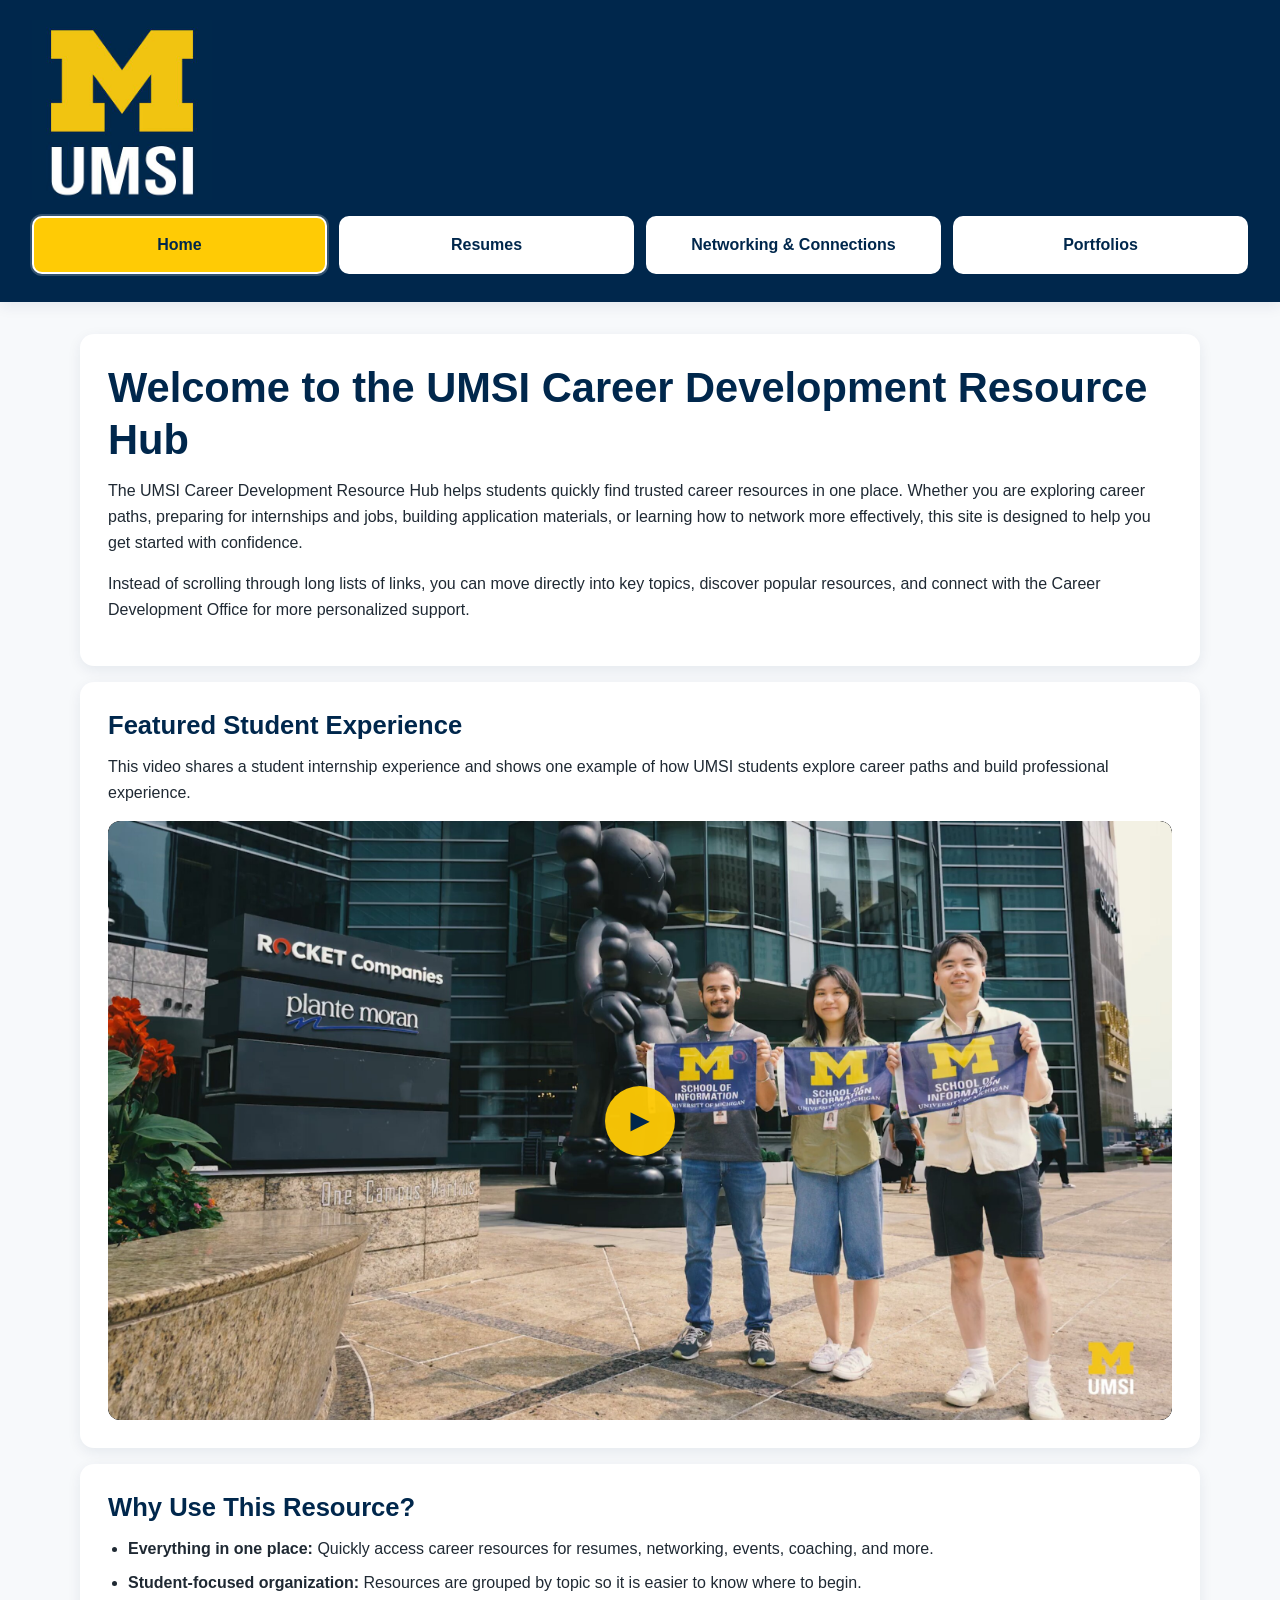
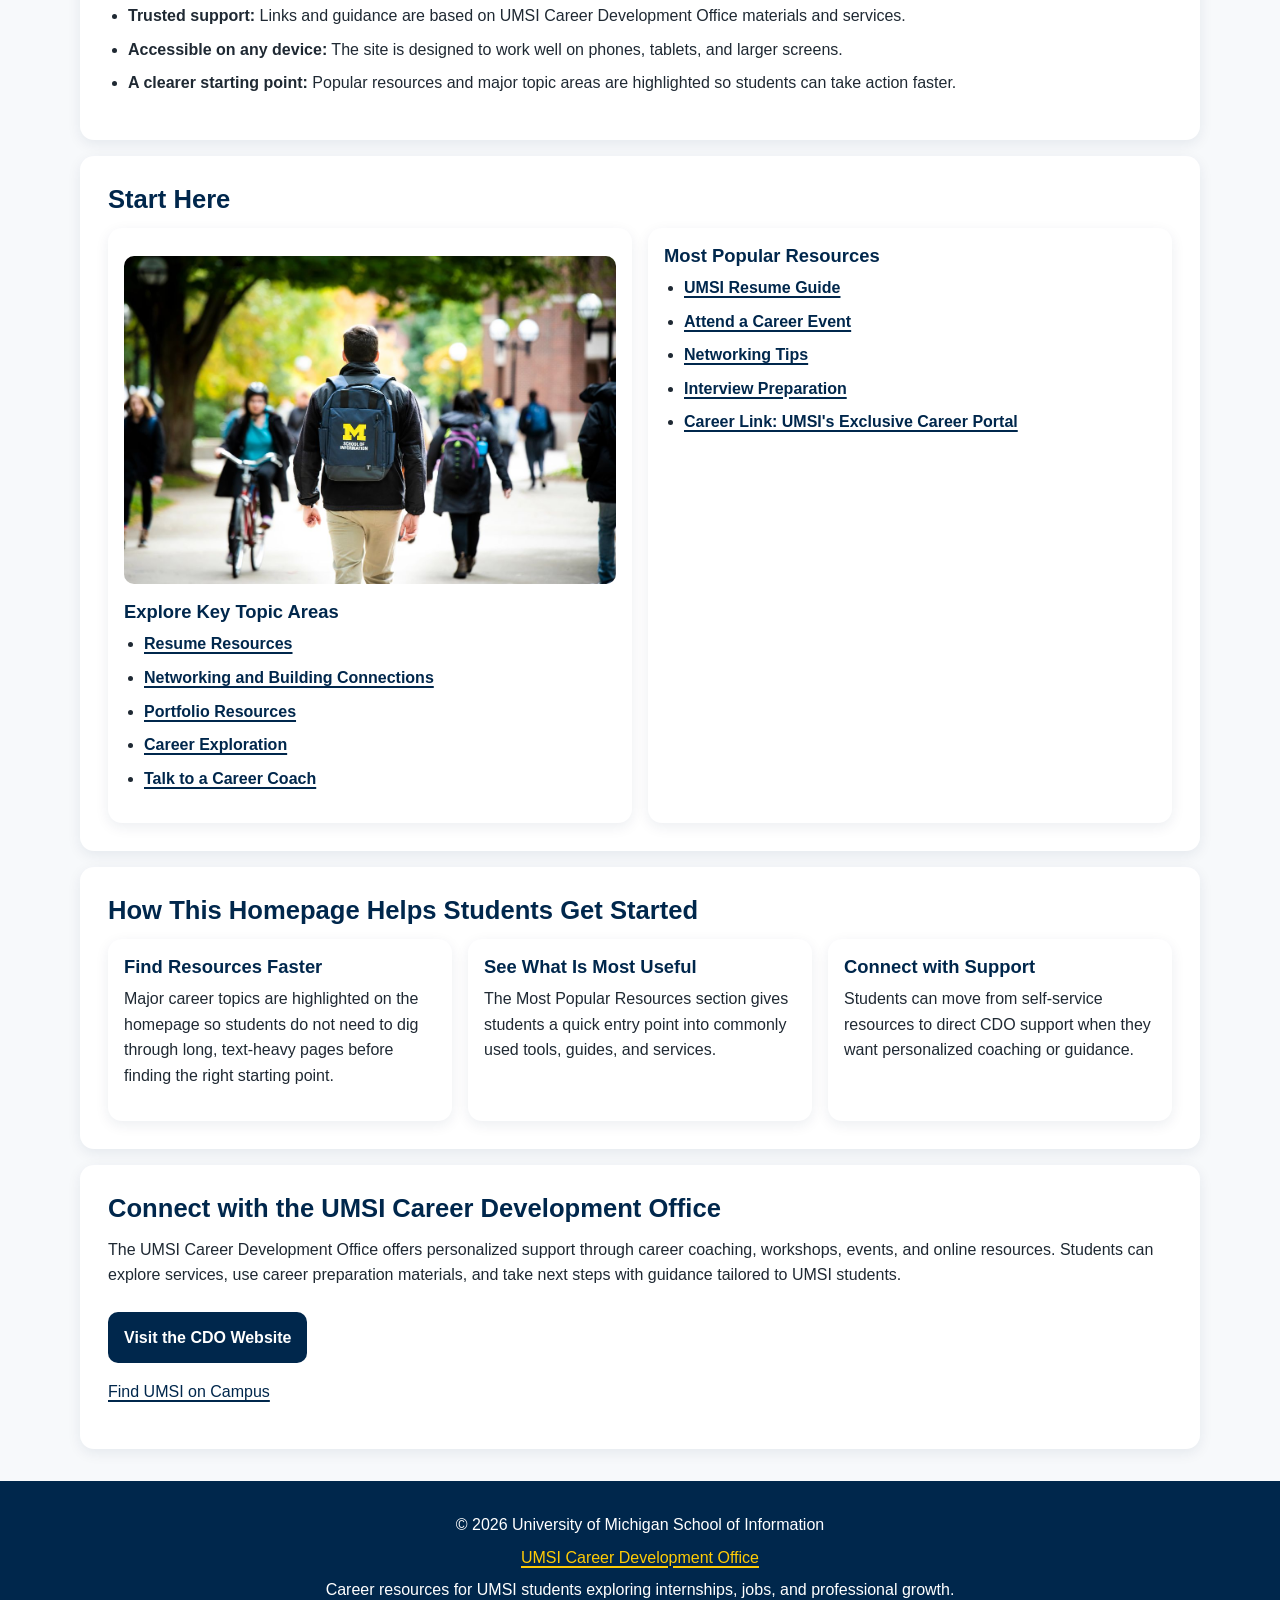
<file: index.html>
<!DOCTYPE html>
<html lang="en">
<head>
    <meta charset="UTF-8">
    <meta name="viewport" content="width=device-width, initial-scale=1.0">
    <link rel="stylesheet" href="css/style.css">
    <title>UMSI Career Development Resource Hub</title>
</head>
<body>
    <a class="skip-link" href="#main-content">Skip to Main Content</a>

    <header>
        <img src="images/UMSI_signature_vertical_informal_solidblue.jpg" alt="University of Michigan School of Information logo">

        <nav aria-label="Primary Navigation">
            <ul>
                <li><a class="active" aria-current="page" href="index.html">Home</a></li>
                <li><a href="resume.html">Resumes</a></li>
                <li><a href="networking.html">Networking &amp; Connections</a></li>
                <li><a href="portfolio.html">Portfolios</a></li>
            </ul>
        </nav>
    </header>

    <main id="main-content">
        <section>
            <h1>Welcome to the UMSI Career Development Resource Hub</h1>
            <p>
                The UMSI Career Development Resource Hub helps students quickly find trusted career resources in one place.
                Whether you are exploring career paths, preparing for internships and jobs, building application materials,
                or learning how to network more effectively, this site is designed to help you get started with confidence.
            </p>
            <p>
                Instead of scrolling through long lists of links, you can move directly into key topics, discover popular resources,
                and connect with the Career Development Office for more personalized support.
            </p>
        </section>

        <section>
            <h2>Featured Student Experience</h2>
            <p>
                This video shares a student internship experience and shows one example of how UMSI students explore career paths
                and build professional experience.
            </p>

            <div class="video-wrapper" id="video-player-container">
                <button
                    class="video-placeholder"
                    id="load-video-button"
                    type="button"
                    aria-label="Play student internship experience video">
                    <img src="images/video-thumbnail.jpg" alt="Preview image for a student internship experience video.">
                    <span class="play-button" aria-hidden="true">&#9658;</span>
                </button>
            </div>
        </section>

        <section>
            <h2>Why Use This Resource?</h2>
            <ul>
                <li><strong>Everything in one place:</strong> Quickly access career resources for resumes, networking, events, coaching, and more.</li>
                <li><strong>Student-focused organization:</strong> Resources are grouped by topic so it is easier to know where to begin.</li>
                <li><strong>Trusted support:</strong> Links and guidance are based on UMSI Career Development Office materials and services.</li>
                <li><strong>Accessible on any device:</strong> The site is designed to work well on phones, tablets, and larger screens.</li>
                <li><strong>A clearer starting point:</strong> Popular resources and major topic areas are highlighted so students can take action faster.</li>
            </ul>
        </section>

        <section>
            <h2>Start Here</h2>
            <div class="grid-two">
                <div>
                    <img src="images/UMSI_CampusFall_UMSIBackpack_02.jpg" alt="A student wearing a UMSI backpack walks across campus in the fall.">
                    <h3>Explore Key Topic Areas</h3>
                    <ul>
                        <li><a href="resume.html">Resume Resources</a></li>
                        <li><a href="networking.html">Networking and Building Connections</a></li>
                        <li><a href="portfolio.html">Portfolio Resources</a></li>
                        <li><a href="https://www.si.umich.edu/student-experience/career-development" target="_blank" rel="noopener noreferrer">Career Exploration</a></li>
                        <li><a href="https://www.si.umich.edu/student-experience/career-development/career-coaching" target="_blank" rel="noopener noreferrer">Talk to a Career Coach</a></li>
                    </ul>
                </div>

                <div>
                    <h3>Most Popular Resources</h3>
                    <ul>
                        <li><a href="https://docs.google.com/document/d/1_1GfDJyVGIgE82MZjVhuWT_aB_2Hcj1NN62FUCXoR_o/edit?tab=t.0" target="_blank" rel="noopener noreferrer">UMSI Resume Guide</a></li>
                        <li><a href="https://umich.instructure.com/courses/137916/pages/attend-an-event" target="_blank" rel="noopener noreferrer">Attend a Career Event</a></li>
                        <li><a href="https://docs.google.com/document/d/18HMt79BU8ovGf9z7_P7No5tuwUS6qHNW5u0sgrepLtE/edit?tab=t.0" target="_blank" rel="noopener noreferrer">Networking Tips</a></li>
                        <li><a href="https://docs.google.com/presentation/d/15n-XqsFEntdbkZz89K-ohf7Or1NnCt5CQNDG-6fh2a0/edit?usp=sharing" target="_blank" rel="noopener noreferrer">Interview Preparation</a></li>
                        <li><a href="https://si-umich.12twenty.com/Login" target="_blank" rel="noopener noreferrer">Career Link: UMSI's Exclusive Career Portal</a></li>
                    </ul>
                </div>
            </div>
        </section>

        <section>
            <h2>How This Homepage Helps Students Get Started</h2>
            <div class="grid-cards">
                <div>
                    <h3>Find Resources Faster</h3>
                    <p>
                        Major career topics are highlighted on the homepage so students do not need to dig through long,
                        text-heavy pages before finding the right starting point.
                    </p>
                </div>

                <div>
                    <h3>See What Is Most Useful</h3>
                    <p>
                        The Most Popular Resources section gives students a quick entry point into commonly used tools,
                        guides, and services.
                    </p>
                </div>

                <div>
                    <h3>Connect with Support</h3>
                    <p>
                        Students can move from self-service resources to direct CDO support when they want personalized
                        coaching or guidance.
                    </p>
                </div>
            </div>
        </section>

        <section>
            <h2>Connect with the UMSI Career Development Office</h2>
            <p>
                The UMSI Career Development Office offers personalized support through career coaching, workshops,
                events, and online resources. Students can explore services, use career preparation materials,
                and take next steps with guidance tailored to UMSI students.
            </p>
            <p>
                <a class="cta-link" href="https://umich.instructure.com/courses/137916" target="_blank" rel="noopener noreferrer">
                    Visit the CDO Website
                </a>
            </p>
            <p>
                <a href="https://www.si.umich.edu/about-umsi/getting-umsi" target="_blank" rel="noopener noreferrer">
                    Find UMSI on Campus
                </a>
            </p>
        </section>

        <!--
            Content organization and summary wording were adapted with the help of ChatGPT.
            Source used for class brainstorming and drafting support:
            OpenAI. (2026). ChatGPT [Large language model].
        -->
    </main>

    <footer>
        <p>&copy; <span class="current-year"></span> University of Michigan School of Information</p>
        <p>
            <a href="https://umich.instructure.com/courses/137916" target="_blank" rel="noopener noreferrer">
                UMSI Career Development Office
            </a>
        </p>
        <p>Career resources for UMSI students exploring internships, jobs, and professional growth.</p>
    </footer>

    <script src="js/year.js"></script>
    <script src="js/video.js"></script>
</body>
</html>
</file>
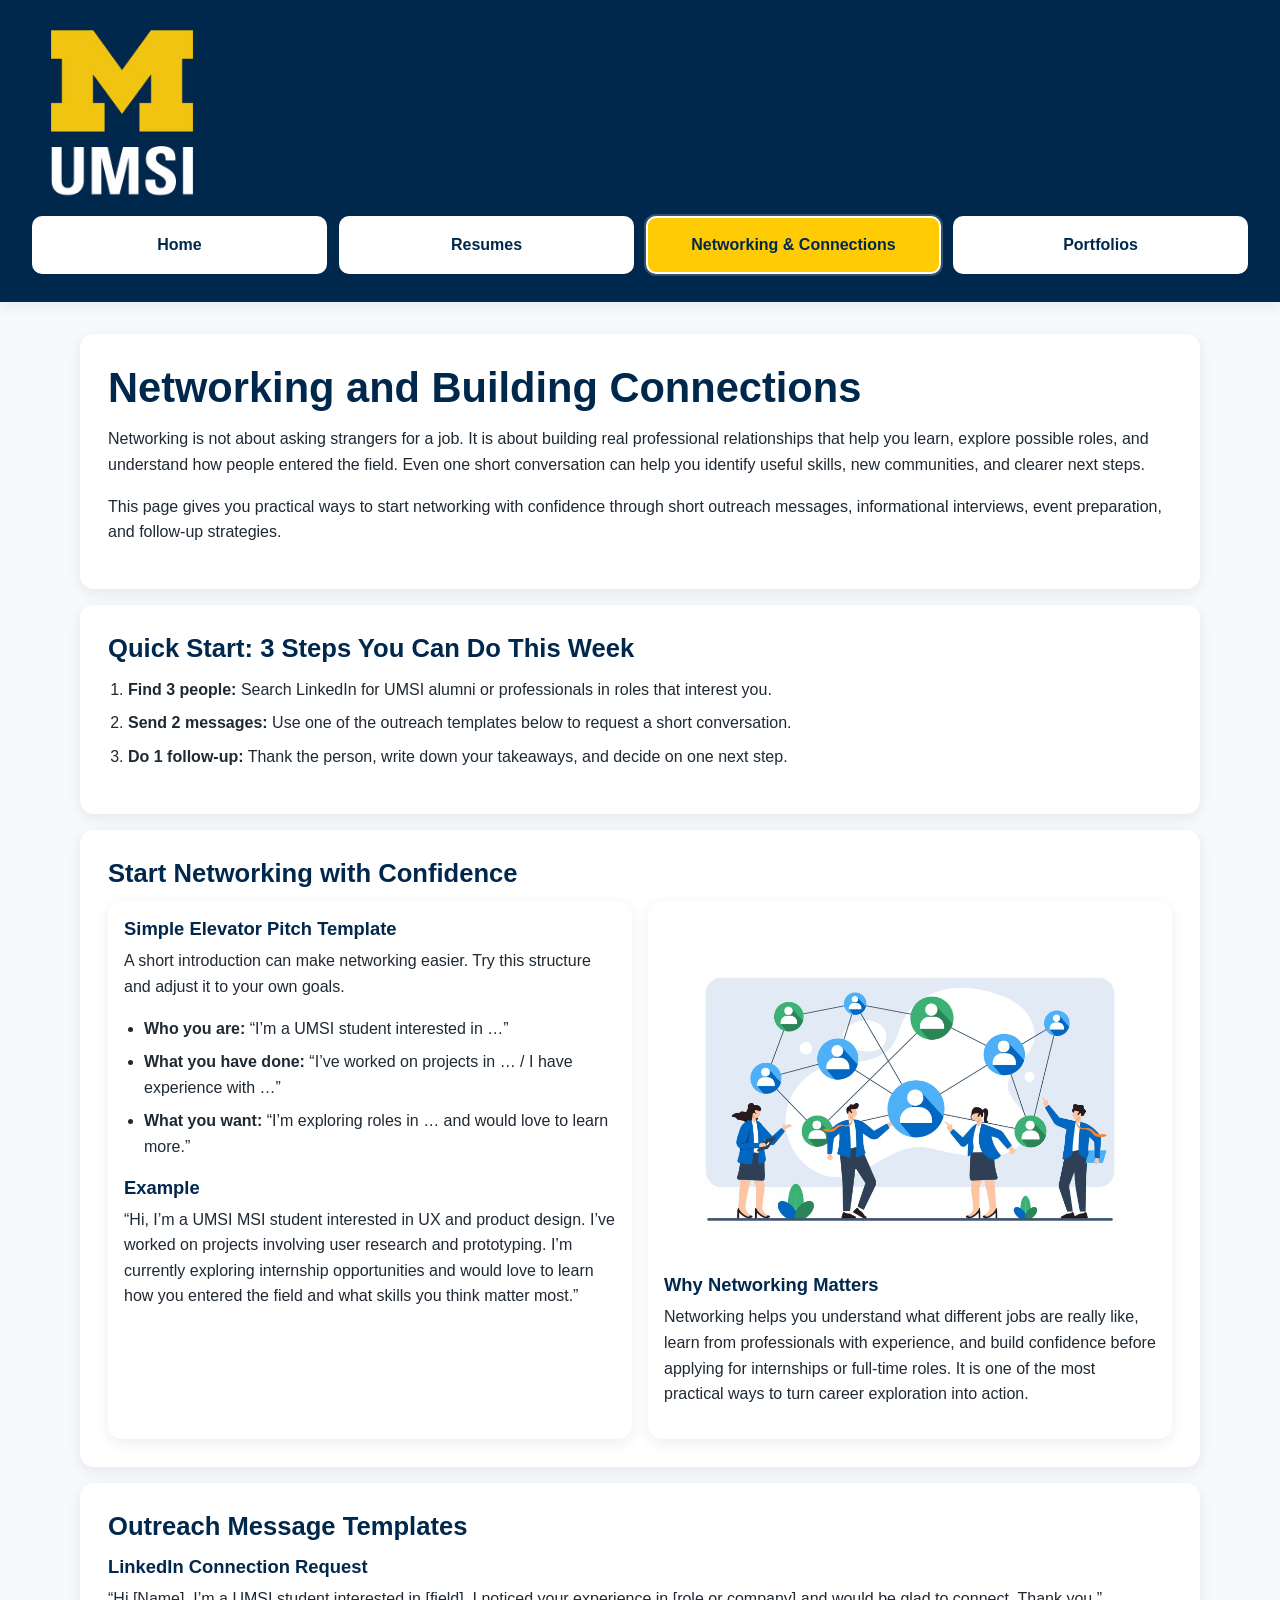
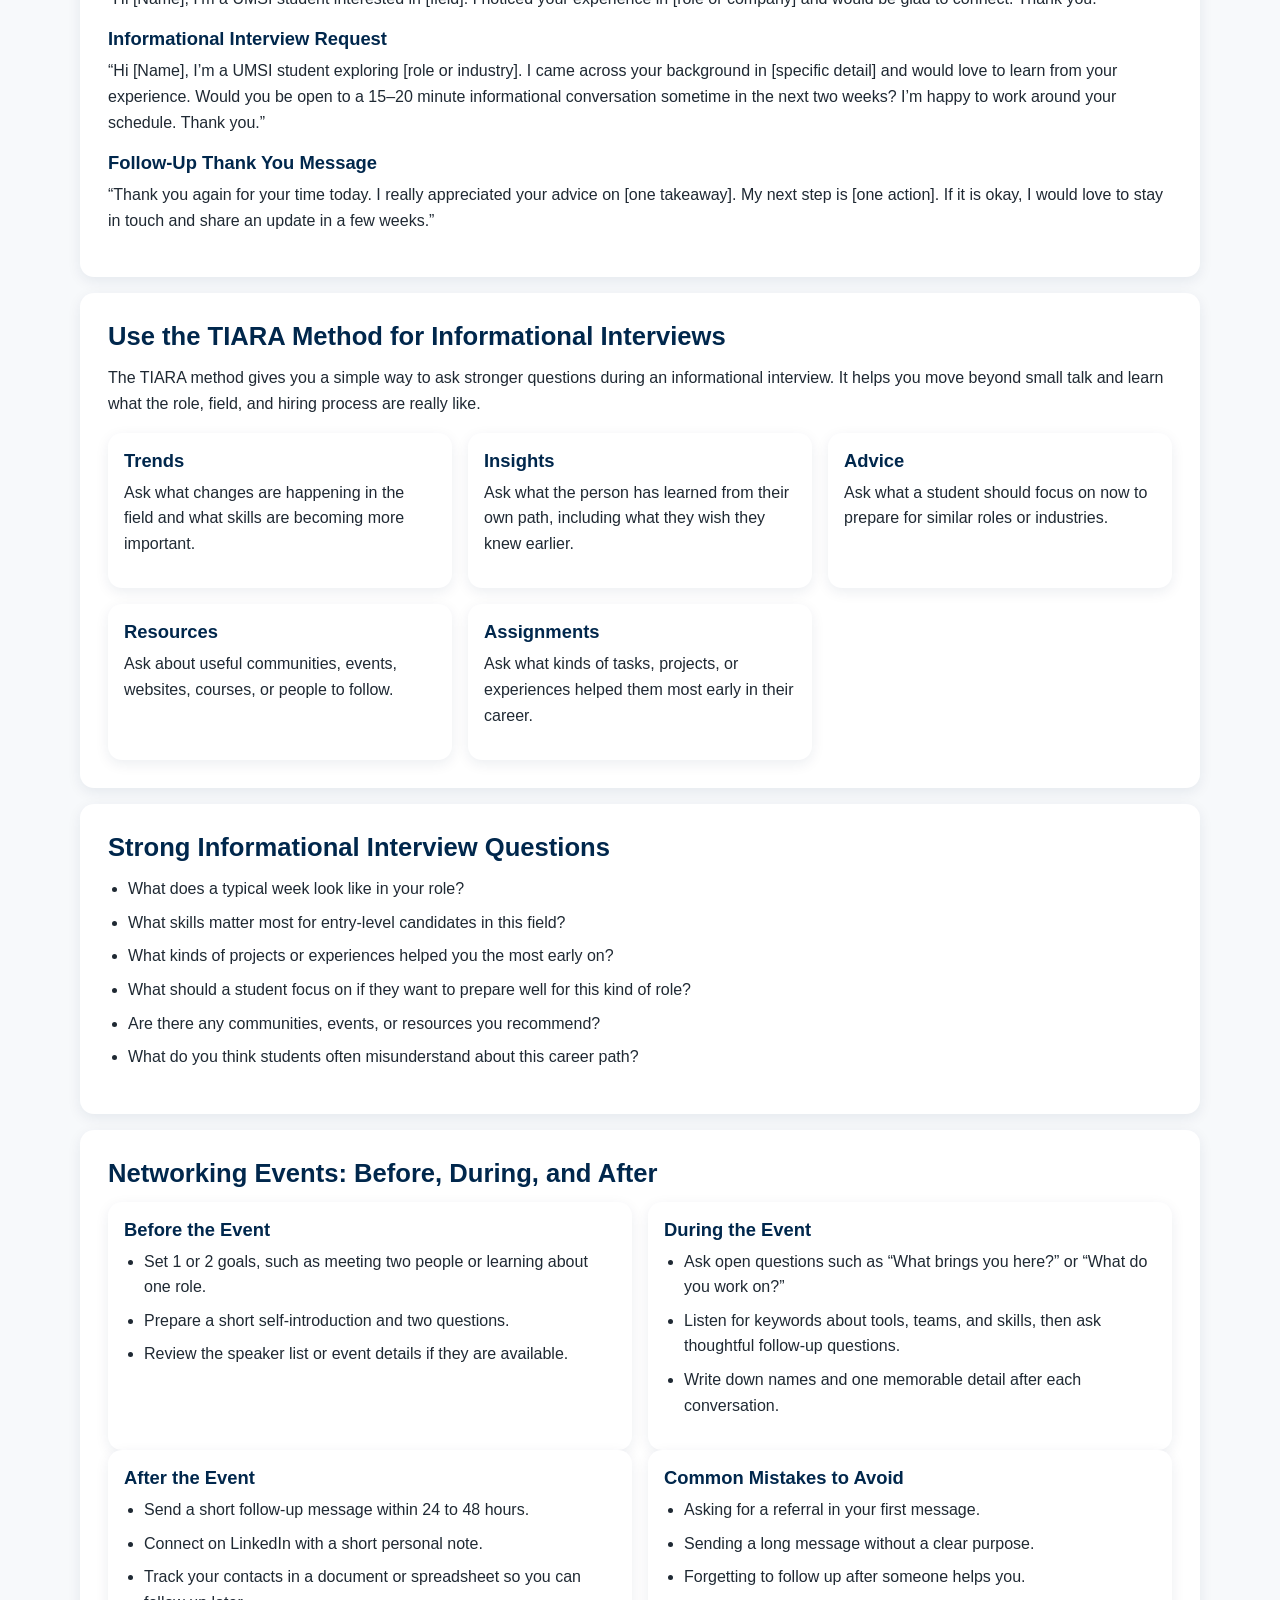
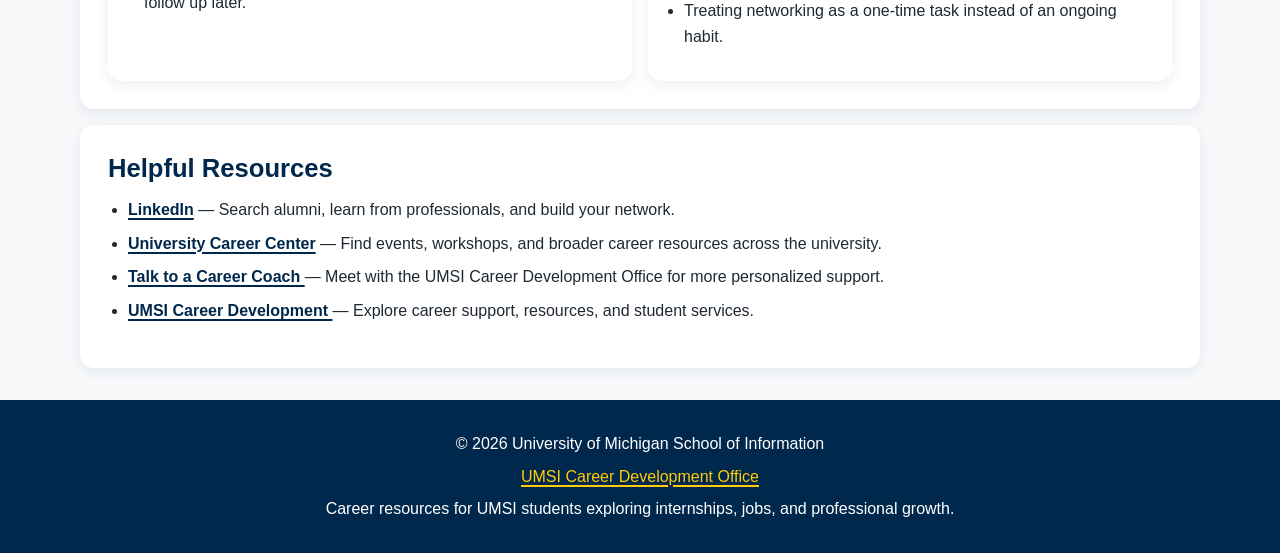
<file: networking.html>
<!DOCTYPE html>
<html lang="en">
<head>
    <meta charset="UTF-8">
    <meta name="viewport" content="width=device-width, initial-scale=1.0">
    <title>Networking and Building Connections | UMSI Career Development Resource Hub</title>
    <link rel="stylesheet" href="css/style.css">
</head>
<body>
    <a class="skip-link" href="#main-content">Skip to Main Content</a>

    <header>
        <img src="images/UMSI_signature_vertical_informal_solidblue.jpg" alt="University of Michigan School of Information logo">

        <nav aria-label="Primary Navigation">
            <ul>
                <li><a href="index.html">Home</a></li>
                <li><a href="resume.html">Resumes</a></li>
                <li><a class="active" aria-current="page" href="networking.html">Networking &amp; Connections</a></li>
                <li><a href="portfolio.html">Portfolios</a></li>
            </ul>
        </nav>
    </header>

    <main id="main-content">
        <section>
            <h1>Networking and Building Connections</h1>
            <p>
                Networking is not about asking strangers for a job. It is about building real professional relationships
                that help you learn, explore possible roles, and understand how people entered the field. Even one short
                conversation can help you identify useful skills, new communities, and clearer next steps.
            </p>
            <p>
                This page gives you practical ways to start networking with confidence through short outreach messages,
                informational interviews, event preparation, and follow-up strategies.
            </p>
        </section>

        <section>
            <h2>Quick Start: 3 Steps You Can Do This Week</h2>
            <ol>
                <li><strong>Find 3 people:</strong> Search LinkedIn for UMSI alumni or professionals in roles that interest you.</li>
                <li><strong>Send 2 messages:</strong> Use one of the outreach templates below to request a short conversation.</li>
                <li><strong>Do 1 follow-up:</strong> Thank the person, write down your takeaways, and decide on one next step.</li>
            </ol>
        </section>

        <section>
            <h2>Start Networking with Confidence</h2>
            <div class="grid-two">
                <div>
                    <h3>Simple Elevator Pitch Template</h3>
                    <p>
                        A short introduction can make networking easier. Try this structure and adjust it to your own goals.
                    </p>
                    <ul>
                        <li><strong>Who you are:</strong> “I’m a UMSI student interested in …”</li>
                        <li><strong>What you have done:</strong> “I’ve worked on projects in … / I have experience with …”</li>
                        <li><strong>What you want:</strong> “I’m exploring roles in … and would love to learn more.”</li>
                    </ul>

                    <h3>Example</h3>
                    <p>
                        “Hi, I’m a UMSI MSI student interested in UX and product design. I’ve worked on projects involving
                        user research and prototyping. I’m currently exploring internship opportunities and would love to
                        learn how you entered the field and what skills you think matter most.”
                    </p>
                </div>

                <div>
                    <img src="images/networking_pic.jpg" alt="Illustration of people building professional connections.">
                    <h3>Why Networking Matters</h3>
                    <p>
                        Networking helps you understand what different jobs are really like, learn from professionals with
                        experience, and build confidence before applying for internships or full-time roles. It is one of
                        the most practical ways to turn career exploration into action.
                    </p>
                </div>
            </div>
        </section>

        <section>
            <h2>Outreach Message Templates</h2>

            <h3>LinkedIn Connection Request</h3>
            <p>
                “Hi [Name], I’m a UMSI student interested in [field]. I noticed your experience in [role or company] and
                would be glad to connect. Thank you.”
            </p>

            <h3>Informational Interview Request</h3>
            <p>
                “Hi [Name], I’m a UMSI student exploring [role or industry]. I came across your background in
                [specific detail] and would love to learn from your experience. Would you be open to a 15–20 minute
                informational conversation sometime in the next two weeks? I’m happy to work around your schedule.
                Thank you.”
            </p>

            <h3>Follow-Up Thank You Message</h3>
            <p>
                “Thank you again for your time today. I really appreciated your advice on [one takeaway]. My next step is
                [one action]. If it is okay, I would love to stay in touch and share an update in a few weeks.”
            </p>
        </section>

        <section>
            <h2>Use the TIARA Method for Informational Interviews</h2>
            <p>
                The TIARA method gives you a simple way to ask stronger questions during an informational interview.
                It helps you move beyond small talk and learn what the role, field, and hiring process are really like.
            </p>

            <div class="grid-cards">
                <div>
                    <h3>Trends</h3>
                    <p>Ask what changes are happening in the field and what skills are becoming more important.</p>
                </div>

                <div>
                    <h3>Insights</h3>
                    <p>Ask what the person has learned from their own path, including what they wish they knew earlier.</p>
                </div>

                <div>
                    <h3>Advice</h3>
                    <p>Ask what a student should focus on now to prepare for similar roles or industries.</p>
                </div>

                <div>
                    <h3>Resources</h3>
                    <p>Ask about useful communities, events, websites, courses, or people to follow.</p>
                </div>

                <div>
                    <h3>Assignments</h3>
                    <p>Ask what kinds of tasks, projects, or experiences helped them most early in their career.</p>
                </div>
            </div>
        </section>

        <section>
            <h2>Strong Informational Interview Questions</h2>
            <ul>
                <li>What does a typical week look like in your role?</li>
                <li>What skills matter most for entry-level candidates in this field?</li>
                <li>What kinds of projects or experiences helped you the most early on?</li>
                <li>What should a student focus on if they want to prepare well for this kind of role?</li>
                <li>Are there any communities, events, or resources you recommend?</li>
                <li>What do you think students often misunderstand about this career path?</li>
            </ul>
        </section>

        <section>
            <h2>Networking Events: Before, During, and After</h2>
            <div class="grid-two">
                <div>
                    <h3>Before the Event</h3>
                    <ul>
                        <li>Set 1 or 2 goals, such as meeting two people or learning about one role.</li>
                        <li>Prepare a short self-introduction and two questions.</li>
                        <li>Review the speaker list or event details if they are available.</li>
                    </ul>
                </div>

                <div>
                    <h3>During the Event</h3>
                    <ul>
                        <li>Ask open questions such as “What brings you here?” or “What do you work on?”</li>
                        <li>Listen for keywords about tools, teams, and skills, then ask thoughtful follow-up questions.</li>
                        <li>Write down names and one memorable detail after each conversation.</li>
                    </ul>
                </div>
            </div>

            <div class="grid-two">
                <div>
                    <h3>After the Event</h3>
                    <ul>
                        <li>Send a short follow-up message within 24 to 48 hours.</li>
                        <li>Connect on LinkedIn with a short personal note.</li>
                        <li>Track your contacts in a document or spreadsheet so you can follow up later.</li>
                    </ul>
                </div>

                <div>
                    <h3>Common Mistakes to Avoid</h3>
                    <ul>
                        <li>Asking for a referral in your first message.</li>
                        <li>Sending a long message without a clear purpose.</li>
                        <li>Forgetting to follow up after someone helps you.</li>
                        <li>Treating networking as a one-time task instead of an ongoing habit.</li>
                    </ul>
                </div>
            </div>
        </section>

        <section>
            <h2>Helpful Resources</h2>
            <ul>
                <li>
                    <a href="https://www.linkedin.com/" target="_blank" rel="noopener noreferrer">LinkedIn</a>
                    — Search alumni, learn from professionals, and build your network.
                </li>
                <li>
                    <a href="https://careercenter.umich.edu/" target="_blank" rel="noopener noreferrer">University Career Center</a>
                    — Find events, workshops, and broader career resources across the university.
                </li>
                <li>
                    <a href="https://www.si.umich.edu/student-experience/career-development/career-coaching" target="_blank" rel="noopener noreferrer">
                        Talk to a Career Coach
                    </a>
                    — Meet with the UMSI Career Development Office for more personalized support.
                </li>
                <li>
                    <a href="https://www.si.umich.edu/student-experience/career-development" target="_blank" rel="noopener noreferrer">
                        UMSI Career Development
                    </a>
                    — Explore career support, resources, and student services.
                </li>
            </ul>
        </section>

        <!--
            Content organization and summary wording were adapted with the help of ChatGPT.
            Source used for class brainstorming and drafting support:
            OpenAI. (2026). ChatGPT [Large language model].
        -->
    </main>

    <footer>
        <p>&copy; <span class="current-year"></span> University of Michigan School of Information</p>
        <p>
            <a href="https://umich.instructure.com/courses/137916" target="_blank" rel="noopener noreferrer">
                UMSI Career Development Office
            </a>
        </p>
        <p>Career resources for UMSI students exploring internships, jobs, and professional growth.</p>
    </footer>

    <script src="js/year.js"></script>
</body>
</html>
</file>
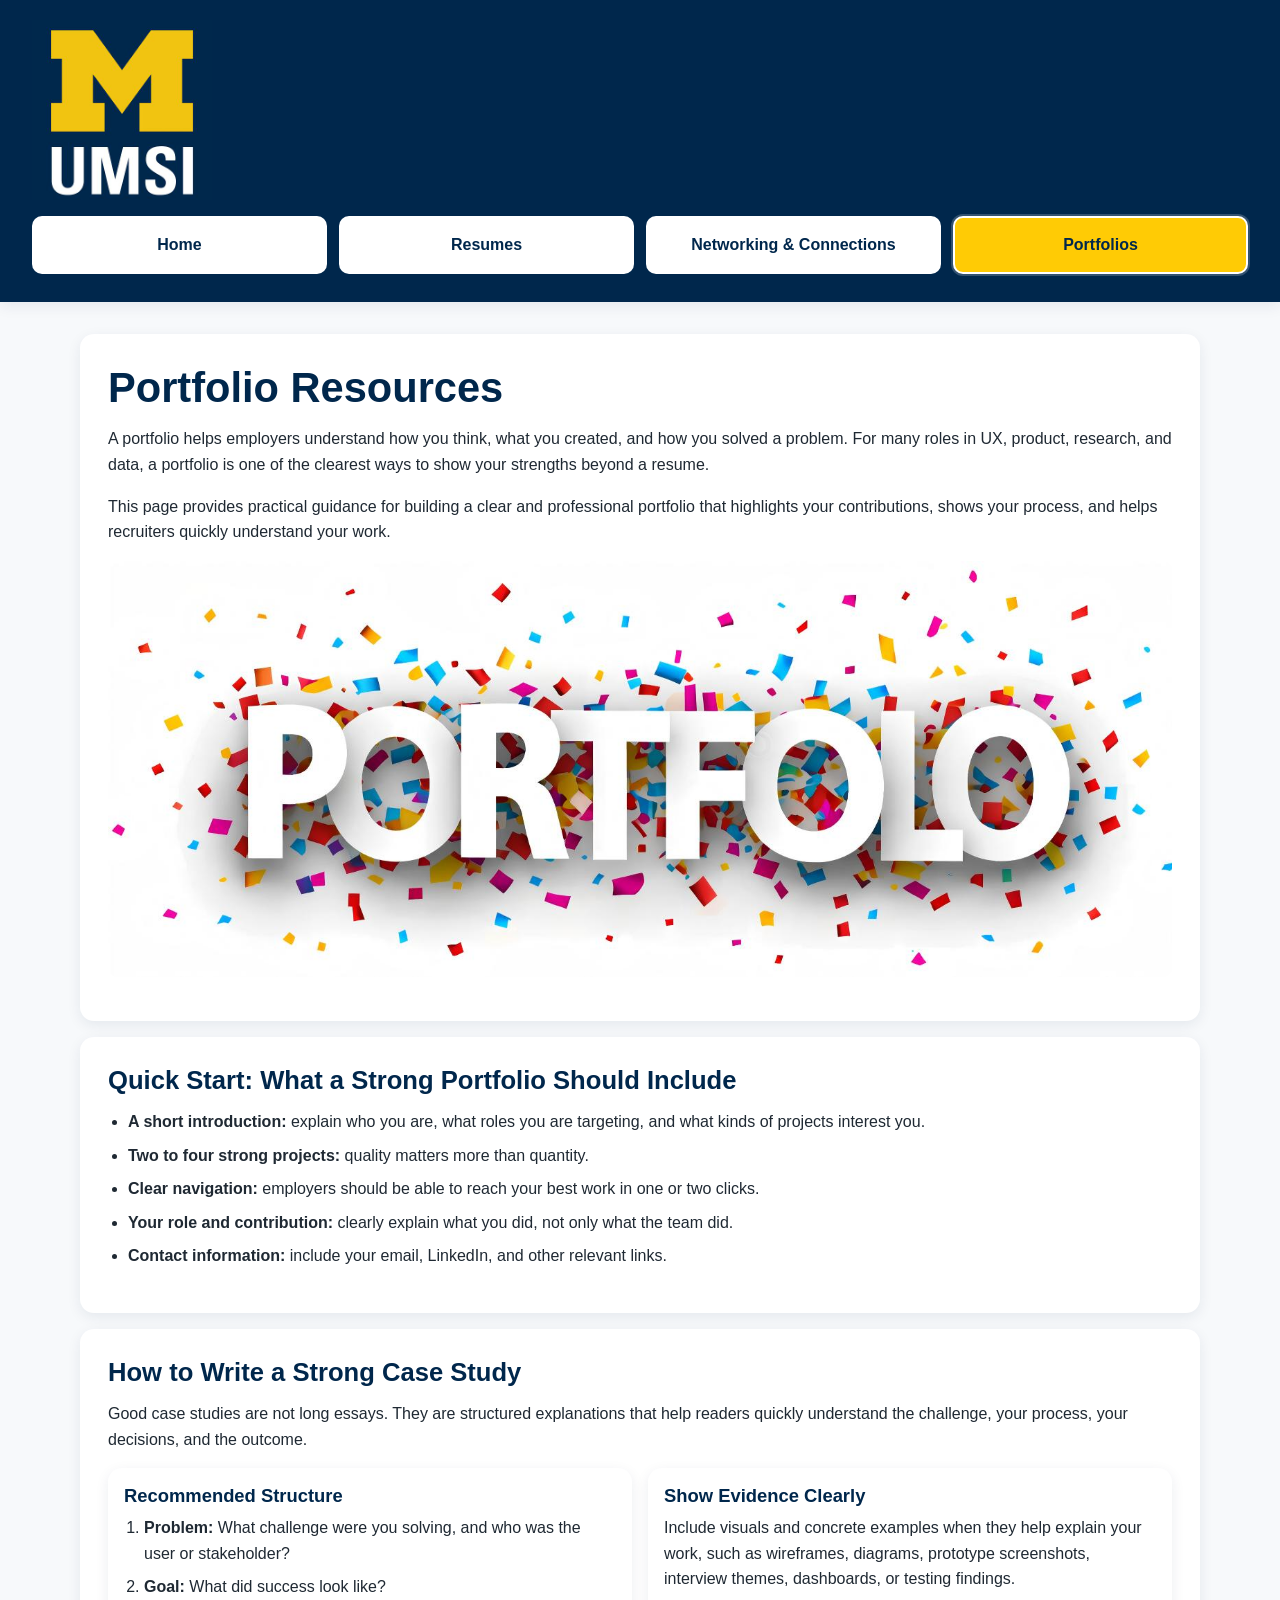
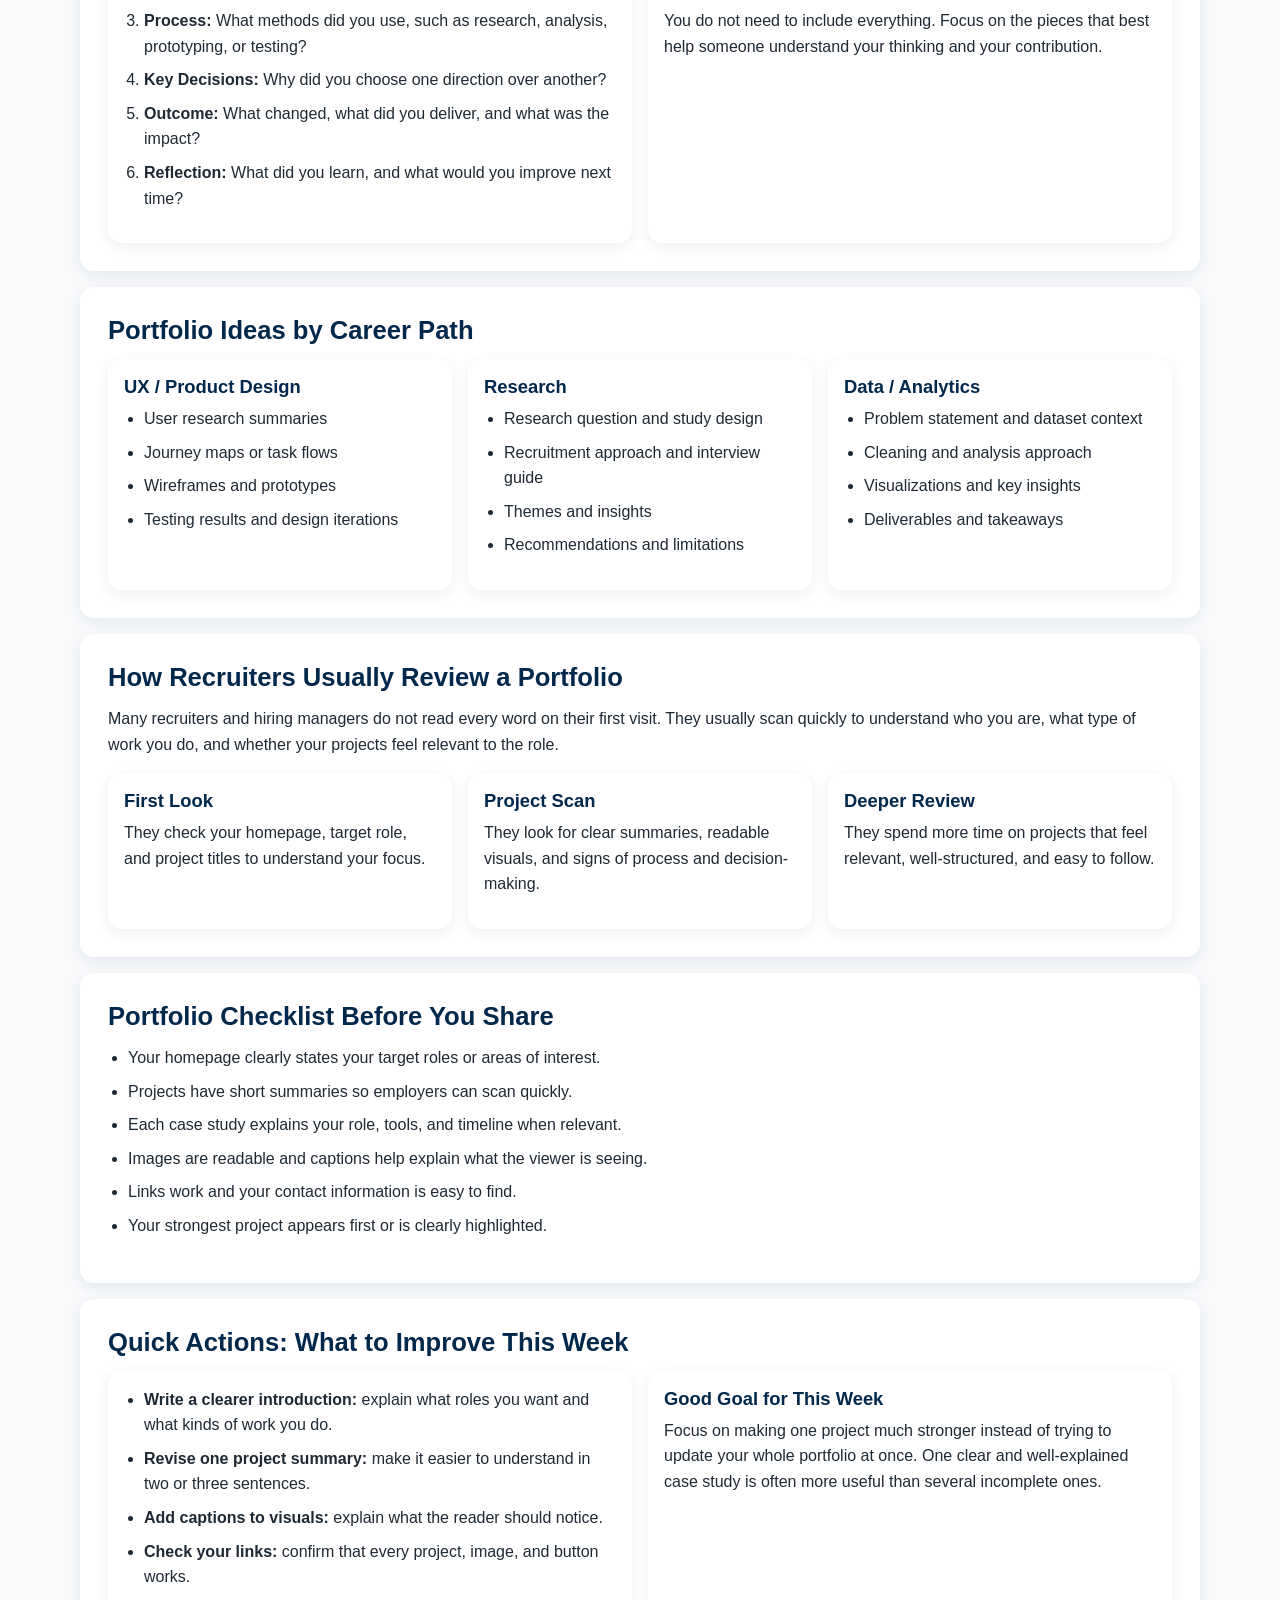
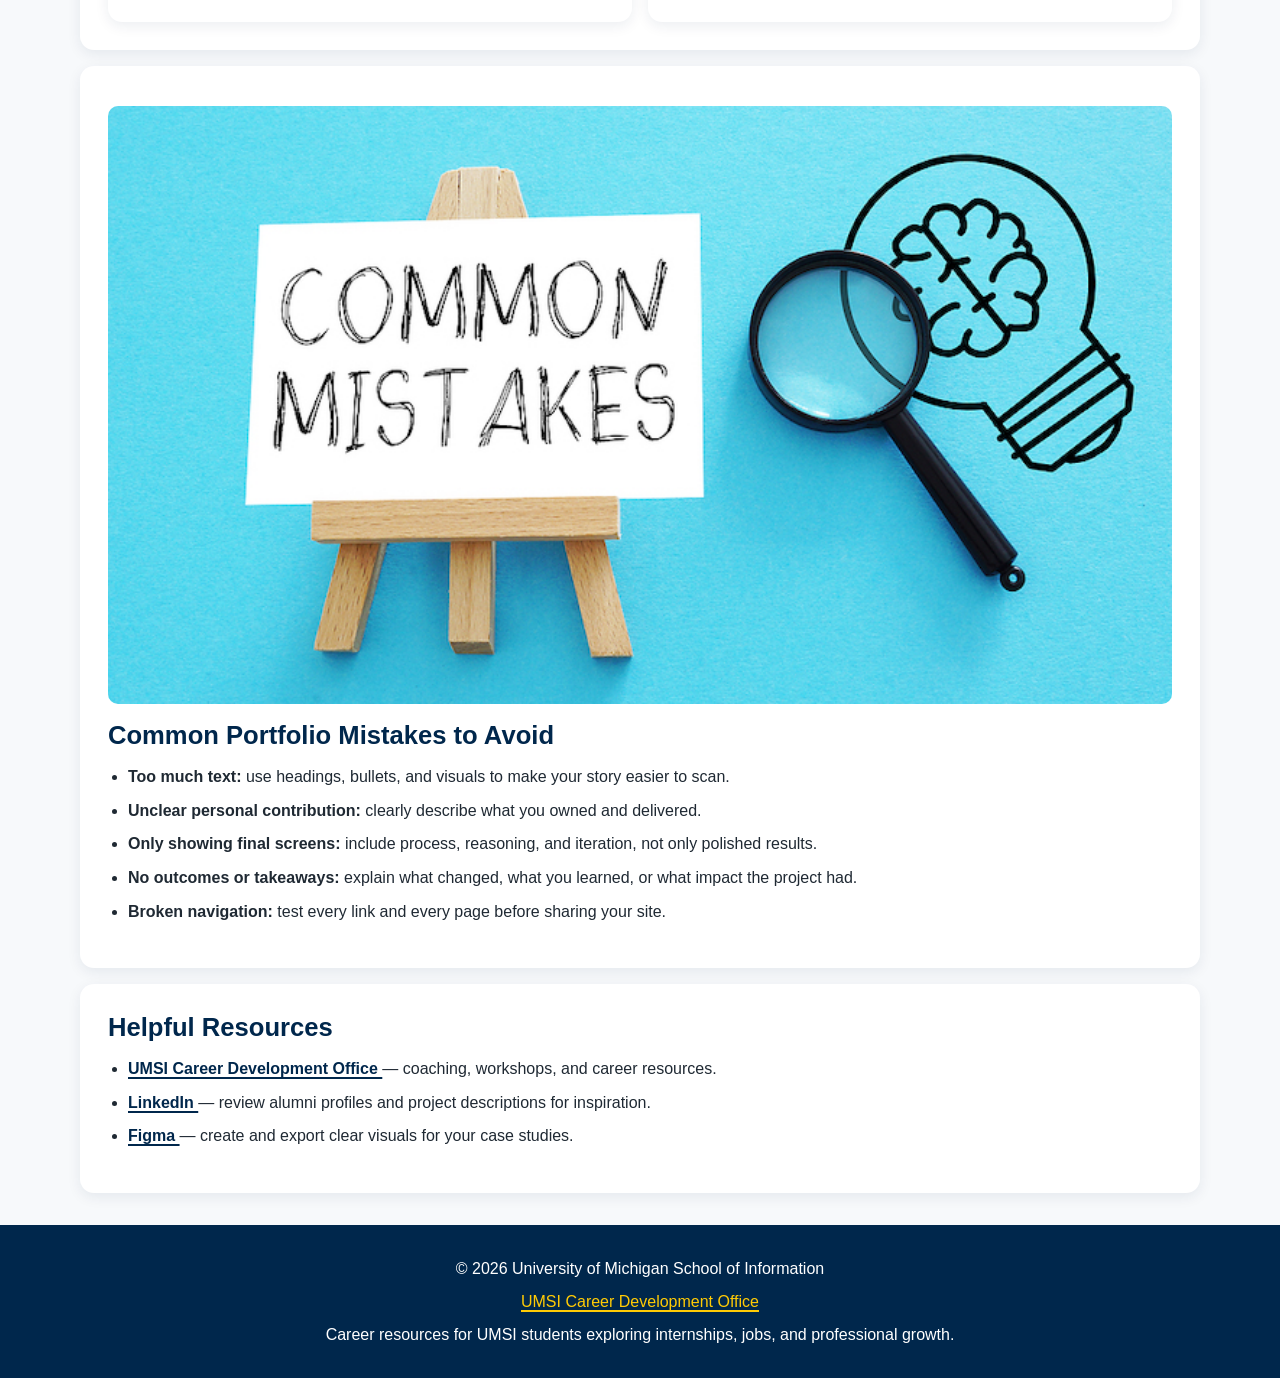
<file: portfolio.html>
<!DOCTYPE html>
<html lang="en">
<head>
    <meta charset="UTF-8">
    <meta name="viewport" content="width=device-width, initial-scale=1.0">
    <title>Portfolios | UMSI Career Development Resource Hub</title>
    <link rel="stylesheet" href="css/style.css">
</head>
<body>
    <a class="skip-link" href="#main-content">Skip to Main Content</a>

    <header>
        <img src="images/UMSI_signature_vertical_informal_solidblue.jpg" alt="University of Michigan School of Information logo">

        <nav aria-label="Primary Navigation">
            <ul>
                <li><a href="index.html">Home</a></li>
                <li><a href="resume.html">Resumes</a></li>
                <li><a href="networking.html">Networking &amp; Connections</a></li>
                <li><a class="active" aria-current="page" href="portfolio.html">Portfolios</a></li>
            </ul>
        </nav>
    </header>

    <main id="main-content">
        <section>
            <h1>Portfolio Resources</h1>
            <p>
                A portfolio helps employers understand how you think, what you created, and how you solved a problem.
                For many roles in UX, product, research, and data, a portfolio is one of the clearest ways to show your
                strengths beyond a resume.
            </p>
            <p>
                This page provides practical guidance for building a clear and professional portfolio that highlights your
                contributions, shows your process, and helps recruiters quickly understand your work.
            </p>
            <img src="images/portfolio-banner.jpg" alt="Graphic displaying the word Portfolio.">
        </section>

        <section>
            <h2>Quick Start: What a Strong Portfolio Should Include</h2>
            <ul>
                <li><strong>A short introduction:</strong> explain who you are, what roles you are targeting, and what kinds of projects interest you.</li>
                <li><strong>Two to four strong projects:</strong> quality matters more than quantity.</li>
                <li><strong>Clear navigation:</strong> employers should be able to reach your best work in one or two clicks.</li>
                <li><strong>Your role and contribution:</strong> clearly explain what you did, not only what the team did.</li>
                <li><strong>Contact information:</strong> include your email, LinkedIn, and other relevant links.</li>
            </ul>
        </section>

        <section>
            <h2>How to Write a Strong Case Study</h2>
            <p>
                Good case studies are not long essays. They are structured explanations that help readers quickly understand
                the challenge, your process, your decisions, and the outcome.
            </p>

            <div class="grid-two">
                <div>
                    <h3>Recommended Structure</h3>
                    <ol>
                        <li><strong>Problem:</strong> What challenge were you solving, and who was the user or stakeholder?</li>
                        <li><strong>Goal:</strong> What did success look like?</li>
                        <li><strong>Process:</strong> What methods did you use, such as research, analysis, prototyping, or testing?</li>
                        <li><strong>Key Decisions:</strong> Why did you choose one direction over another?</li>
                        <li><strong>Outcome:</strong> What changed, what did you deliver, and what was the impact?</li>
                        <li><strong>Reflection:</strong> What did you learn, and what would you improve next time?</li>
                    </ol>
                </div>

                <div>
                    <h3>Show Evidence Clearly</h3>
                    <p>
                        Include visuals and concrete examples when they help explain your work, such as wireframes,
                        diagrams, prototype screenshots, interview themes, dashboards, or testing findings.
                    </p>
                    <p>
                        You do not need to include everything. Focus on the pieces that best help someone understand your
                        thinking and your contribution.
                    </p>
                </div>
            </div>
        </section>

        <section>
            <h2>Portfolio Ideas by Career Path</h2>
            <div class="grid-cards">
                <div>
                    <h3>UX / Product Design</h3>
                    <ul>
                        <li>User research summaries</li>
                        <li>Journey maps or task flows</li>
                        <li>Wireframes and prototypes</li>
                        <li>Testing results and design iterations</li>
                    </ul>
                </div>

                <div>
                    <h3>Research</h3>
                    <ul>
                        <li>Research question and study design</li>
                        <li>Recruitment approach and interview guide</li>
                        <li>Themes and insights</li>
                        <li>Recommendations and limitations</li>
                    </ul>
                </div>

                <div>
                    <h3>Data / Analytics</h3>
                    <ul>
                        <li>Problem statement and dataset context</li>
                        <li>Cleaning and analysis approach</li>
                        <li>Visualizations and key insights</li>
                        <li>Deliverables and takeaways</li>
                    </ul>
                </div>
            </div>
        </section>

        <section>
            <h2>How Recruiters Usually Review a Portfolio</h2>
            <p>
                Many recruiters and hiring managers do not read every word on their first visit. They usually scan quickly
                to understand who you are, what type of work you do, and whether your projects feel relevant to the role.
            </p>

            <div class="grid-cards">
                <div>
                    <h3>First Look</h3>
                    <p>They check your homepage, target role, and project titles to understand your focus.</p>
                </div>

                <div>
                    <h3>Project Scan</h3>
                    <p>They look for clear summaries, readable visuals, and signs of process and decision-making.</p>
                </div>

                <div>
                    <h3>Deeper Review</h3>
                    <p>They spend more time on projects that feel relevant, well-structured, and easy to follow.</p>
                </div>
            </div>
        </section>

        <section>
            <h2>Portfolio Checklist Before You Share</h2>
            <ul>
                <li>Your homepage clearly states your target roles or areas of interest.</li>
                <li>Projects have short summaries so employers can scan quickly.</li>
                <li>Each case study explains your role, tools, and timeline when relevant.</li>
                <li>Images are readable and captions help explain what the viewer is seeing.</li>
                <li>Links work and your contact information is easy to find.</li>
                <li>Your strongest project appears first or is clearly highlighted.</li>
            </ul>
        </section>

        <section>
            <h2>Quick Actions: What to Improve This Week</h2>
            <div class="grid-two">
                <div>
                    <ul>
                        <li><strong>Write a clearer introduction:</strong> explain what roles you want and what kinds of work you do.</li>
                        <li><strong>Revise one project summary:</strong> make it easier to understand in two or three sentences.</li>
                        <li><strong>Add captions to visuals:</strong> explain what the reader should notice.</li>
                        <li><strong>Check your links:</strong> confirm that every project, image, and button works.</li>
                    </ul>
                </div>

                <div>
                    <h3>Good Goal for This Week</h3>
                    <p>
                        Focus on making one project much stronger instead of trying to update your whole portfolio at once.
                        One clear and well-explained case study is often more useful than several incomplete ones.
                    </p>
                </div>
            </div>
        </section>

        <section>
            <img src="images/common-mistakes.jpg" alt="Graphic showing common portfolio mistakes.">
            <h2>Common Portfolio Mistakes to Avoid</h2>
            <ul>
                <li><strong>Too much text:</strong> use headings, bullets, and visuals to make your story easier to scan.</li>
                <li><strong>Unclear personal contribution:</strong> clearly describe what you owned and delivered.</li>
                <li><strong>Only showing final screens:</strong> include process, reasoning, and iteration, not only polished results.</li>
                <li><strong>No outcomes or takeaways:</strong> explain what changed, what you learned, or what impact the project had.</li>
                <li><strong>Broken navigation:</strong> test every link and every page before sharing your site.</li>
            </ul>
        </section>

        <section>
            <h2>Helpful Resources</h2>
            <ul>
                <li>
                    <a href="https://www.si.umich.edu/student-experience/career-development-office" target="_blank" rel="noopener noreferrer">
                        UMSI Career Development Office
                    </a>
                    — coaching, workshops, and career resources.
                </li>
                <li>
                    <a href="https://www.linkedin.com/" target="_blank" rel="noopener noreferrer">
                        LinkedIn
                    </a>
                    — review alumni profiles and project descriptions for inspiration.
                </li>
                <li>
                    <a href="https://www.figma.com/" target="_blank" rel="noopener noreferrer">
                        Figma
                    </a>
                    — create and export clear visuals for your case studies.
                </li>
            </ul>
        </section>

        <!--
            Content organization and summary wording were adapted with the help of ChatGPT.
            Source used for class brainstorming and drafting support:
            OpenAI. (2026). ChatGPT [Large language model].
        -->
    </main>

    <footer>
        <p>&copy; <span class="current-year"></span> University of Michigan School of Information</p>
        <p>
            <a href="https://umich.instructure.com/courses/137916" target="_blank" rel="noopener noreferrer">
                UMSI Career Development Office
            </a>
        </p>
        <p>Career resources for UMSI students exploring internships, jobs, and professional growth.</p>
    </footer>

    <script src="js/year.js"></script>
</body>
</html>
</file>
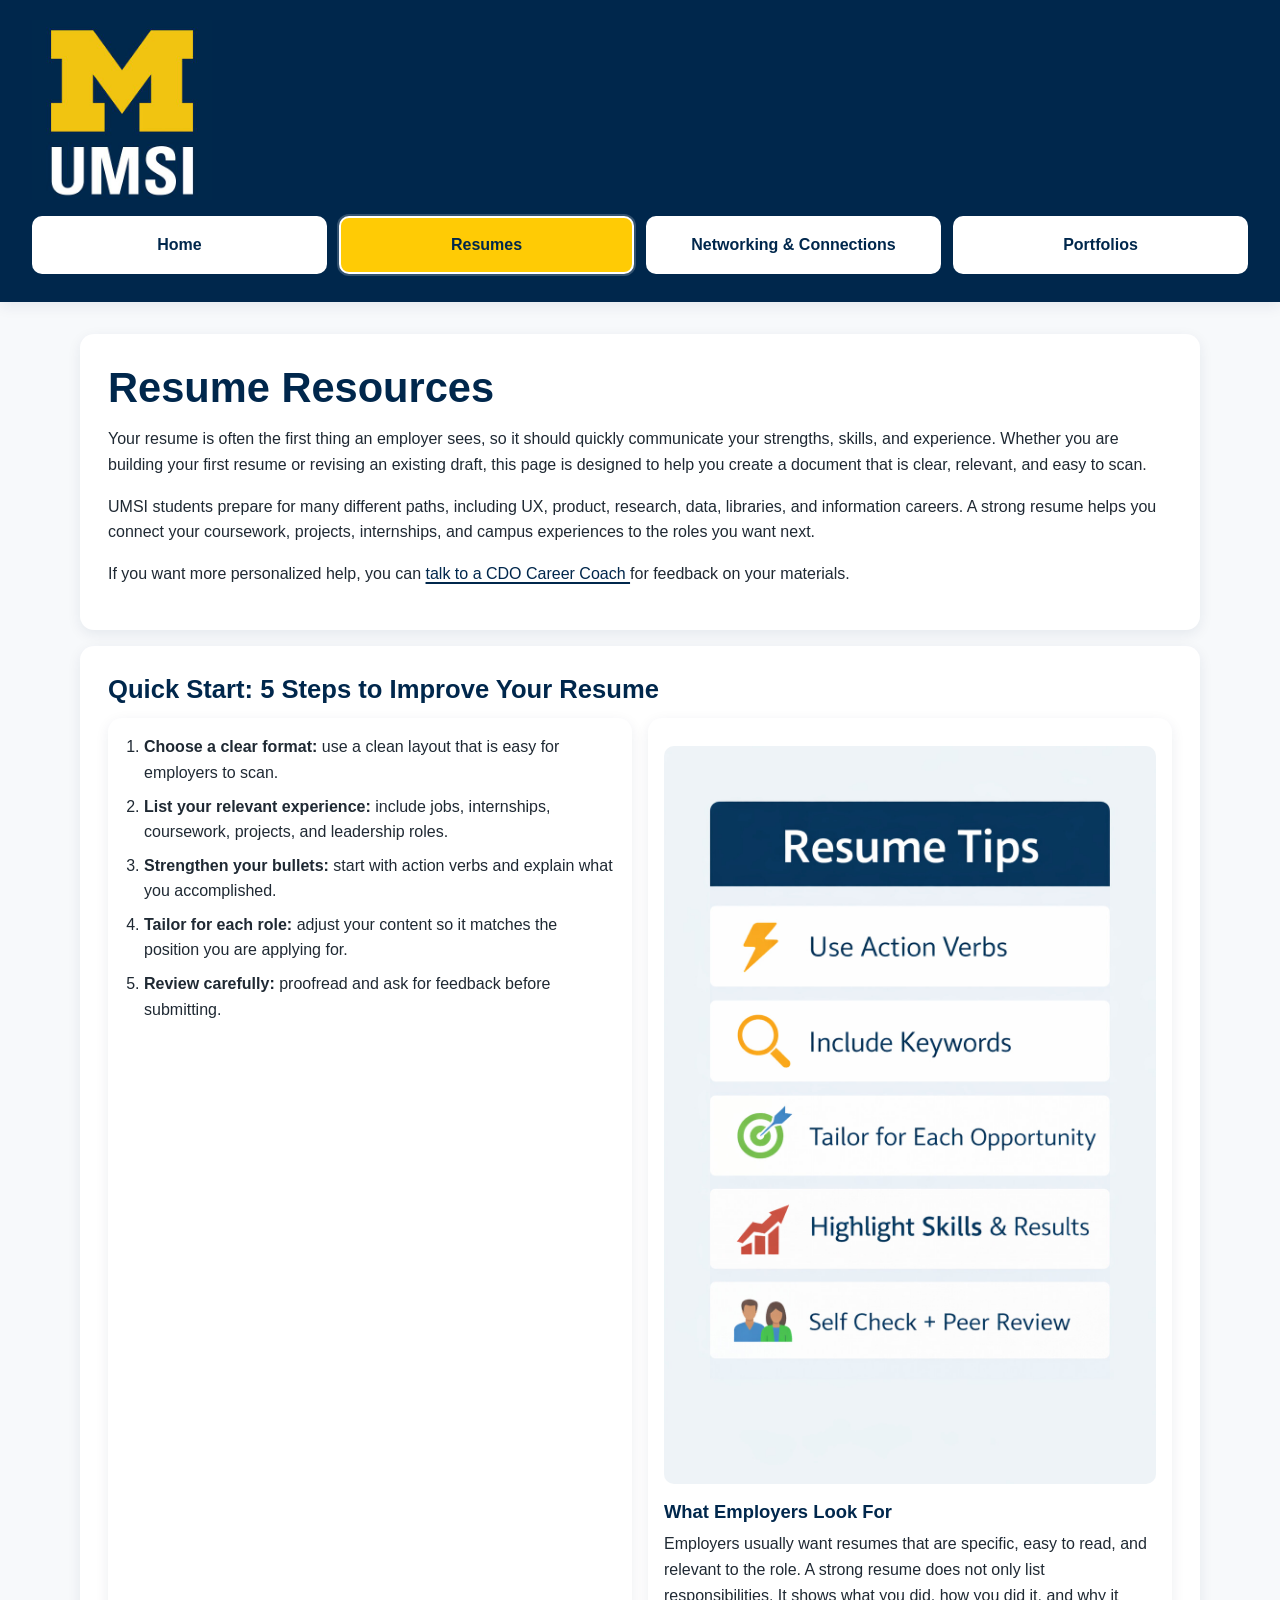
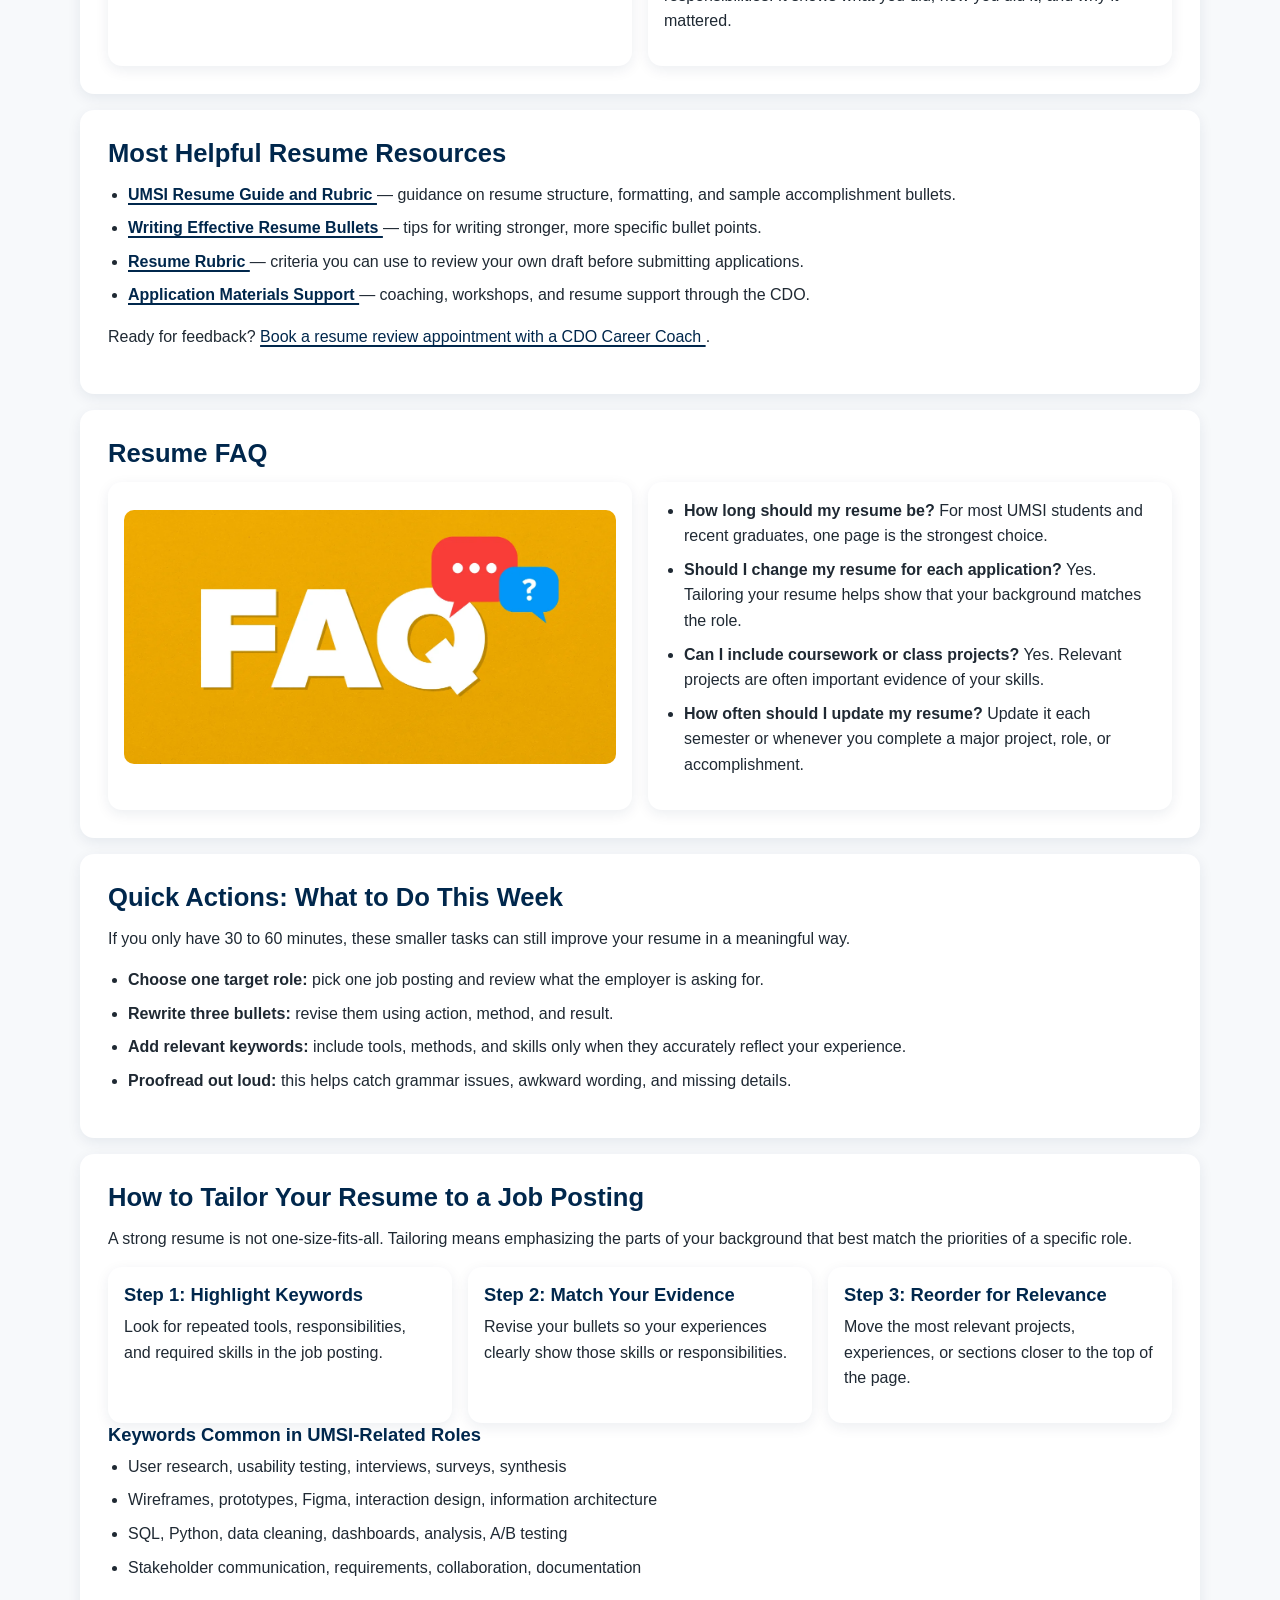
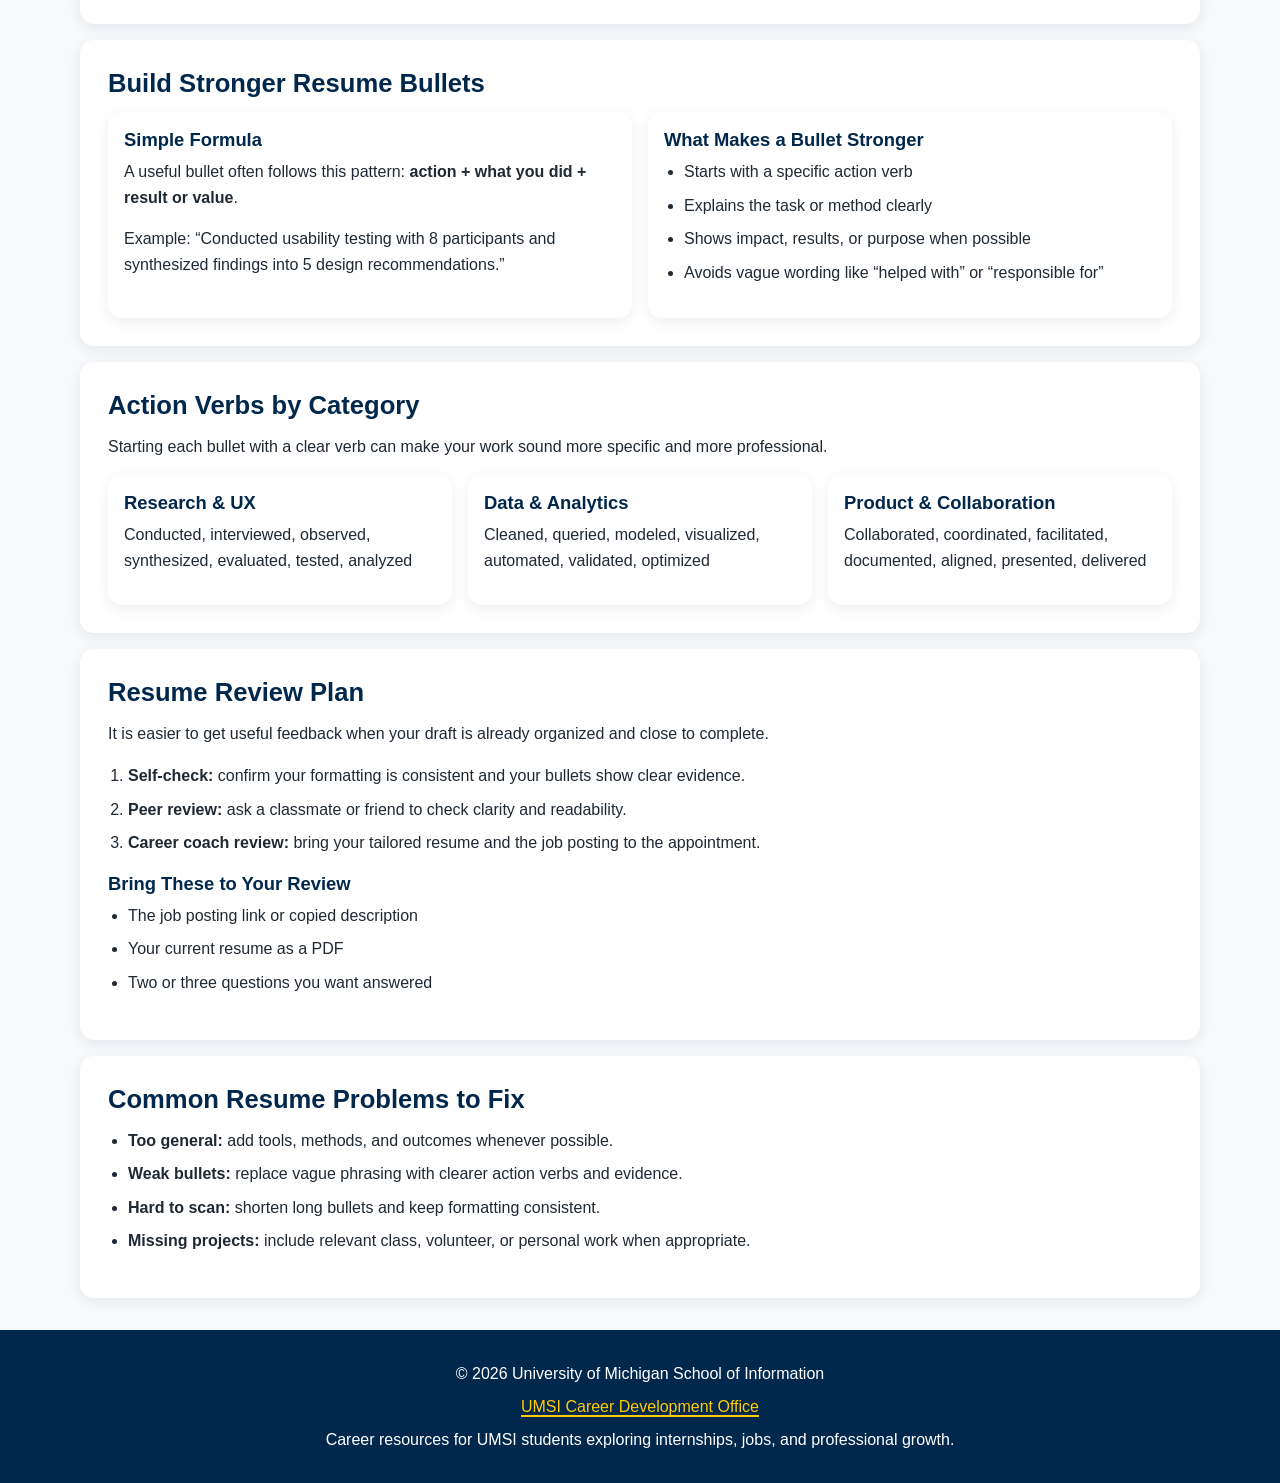
<file: resume.html>
<!DOCTYPE html>
<html lang="en">
<head>
    <meta charset="UTF-8">
    <meta name="viewport" content="width=device-width, initial-scale=1.0">
    <title>Resumes | UMSI Career Development Resource Hub</title>
    <link rel="stylesheet" href="css/style.css">
</head>
<body>
    <a class="skip-link" href="#main-content">Skip to Main Content</a>

    <header>
        <img src="images/UMSI_signature_vertical_informal_solidblue.jpg" alt="University of Michigan School of Information logo">

        <nav aria-label="Primary Navigation">
            <ul>
                <li><a href="index.html">Home</a></li>
                <li><a class="active" aria-current="page" href="resume.html">Resumes</a></li>
                <li><a href="networking.html">Networking &amp; Connections</a></li>
                <li><a href="portfolio.html">Portfolios</a></li>
            </ul>
        </nav>
    </header>

    <main id="main-content">
        <section>
            <h1>Resume Resources</h1>
            <p>
                Your resume is often the first thing an employer sees, so it should quickly communicate your strengths,
                skills, and experience. Whether you are building your first resume or revising an existing draft, this page
                is designed to help you create a document that is clear, relevant, and easy to scan.
            </p>
            <p>
                UMSI students prepare for many different paths, including UX, product, research, data, libraries, and
                information careers. A strong resume helps you connect your coursework, projects, internships, and campus
                experiences to the roles you want next.
            </p>
            <p>
                If you want more personalized help, you can
                <a href="https://umich.instructure.com/courses/137916/pages/talk-to-a-career-coach" target="_blank" rel="noopener noreferrer">
                    talk to a CDO Career Coach
                </a>
                for feedback on your materials.
            </p>
        </section>

        <section>
            <h2>Quick Start: 5 Steps to Improve Your Resume</h2>
            <div class="grid-two">
                <div>
                    <ol>
                        <li><strong>Choose a clear format:</strong> use a clean layout that is easy for employers to scan.</li>
                        <li><strong>List your relevant experience:</strong> include jobs, internships, coursework, projects, and leadership roles.</li>
                        <li><strong>Strengthen your bullets:</strong> start with action verbs and explain what you accomplished.</li>
                        <li><strong>Tailor for each role:</strong> adjust your content so it matches the position you are applying for.</li>
                        <li><strong>Review carefully:</strong> proofread and ask for feedback before submitting.</li>
                    </ol>
                </div>

                <div>
                    <img src="images/Resume_Tips.jpg" alt="Graphic with resume tips for students.">
                    <h3>What Employers Look For</h3>
                    <p>
                        Employers usually want resumes that are specific, easy to read, and relevant to the role. A strong
                        resume does not only list responsibilities. It shows what you did, how you did it, and why it mattered.
                    </p>
                </div>
            </div>
        </section>

        <section>
            <h2>Most Helpful Resume Resources</h2>
            <ul>
                <li>
                    <a href="https://docs.google.com/document/d/1_1GfDJyVGIgE82MZjVhuWT_aB_2Hcj1NN62FUCXoR_o/edit?tab=t.0" target="_blank" rel="noopener noreferrer">
                        UMSI Resume Guide and Rubric
                    </a>
                    — guidance on resume structure, formatting, and sample accomplishment bullets.
                </li>
                <li>
                    <a href="https://docs.google.com/document/d/1-EVZYH_Fic4mfLVGOXyHTSeRwBWmmi2WHSgGDLGGPEs/edit?tab=t.0" target="_blank" rel="noopener noreferrer">
                        Writing Effective Resume Bullets
                    </a>
                    — tips for writing stronger, more specific bullet points.
                </li>
                <li>
                    <a href="https://docs.google.com/document/d/1vJMfgw9nwpHN9Sy0L0RP0aNBbaDSsiLPc2vy-doac6s/edit?tab=t.0" target="_blank" rel="noopener noreferrer">
                        Resume Rubric
                    </a>
                    — criteria you can use to review your own draft before submitting applications.
                </li>
                <li>
                    <a href="https://umich.instructure.com/courses/137916/pages/talk-to-a-career-coach" target="_blank" rel="noopener noreferrer">
                        Application Materials Support
                    </a>
                    — coaching, workshops, and resume support through the CDO.
                </li>
            </ul>

            <p>
                Ready for feedback?
                <a href="https://docs.google.com/document/d/17iiiupSY-K5QHzd6jtwF2feZfsE90QADjKJkUeldmKM/edit?tab=t.0" target="_blank" rel="noopener noreferrer">
                    Book a resume review appointment with a CDO Career Coach
                </a>.
            </p>
        </section>

        <section>
            <h2>Resume FAQ</h2>
            <div class="grid-two">
                <div>
                    <img src="images/FAQ.jpg" alt="Graphic with large white letters FAQ on a yellow background with speech bubbles and a question mark.">
                </div>

                <div>
                    <ul>
                        <li><strong>How long should my resume be?</strong> For most UMSI students and recent graduates, one page is the strongest choice.</li>
                        <li><strong>Should I change my resume for each application?</strong> Yes. Tailoring your resume helps show that your background matches the role.</li>
                        <li><strong>Can I include coursework or class projects?</strong> Yes. Relevant projects are often important evidence of your skills.</li>
                        <li><strong>How often should I update my resume?</strong> Update it each semester or whenever you complete a major project, role, or accomplishment.</li>
                    </ul>
                </div>
            </div>
        </section>

        <section>
            <h2>Quick Actions: What to Do This Week</h2>
            <p>
                If you only have 30 to 60 minutes, these smaller tasks can still improve your resume in a meaningful way.
            </p>
            <ul>
                <li><strong>Choose one target role:</strong> pick one job posting and review what the employer is asking for.</li>
                <li><strong>Rewrite three bullets:</strong> revise them using action, method, and result.</li>
                <li><strong>Add relevant keywords:</strong> include tools, methods, and skills only when they accurately reflect your experience.</li>
                <li><strong>Proofread out loud:</strong> this helps catch grammar issues, awkward wording, and missing details.</li>
            </ul>
        </section>

        <section>
            <h2>How to Tailor Your Resume to a Job Posting</h2>
            <p>
                A strong resume is not one-size-fits-all. Tailoring means emphasizing the parts of your background that
                best match the priorities of a specific role.
            </p>

            <div class="grid-cards">
                <div>
                    <h3>Step 1: Highlight Keywords</h3>
                    <p>Look for repeated tools, responsibilities, and required skills in the job posting.</p>
                </div>

                <div>
                    <h3>Step 2: Match Your Evidence</h3>
                    <p>Revise your bullets so your experiences clearly show those skills or responsibilities.</p>
                </div>

                <div>
                    <h3>Step 3: Reorder for Relevance</h3>
                    <p>Move the most relevant projects, experiences, or sections closer to the top of the page.</p>
                </div>
            </div>

            <h3>Keywords Common in UMSI-Related Roles</h3>
            <ul>
                <li>User research, usability testing, interviews, surveys, synthesis</li>
                <li>Wireframes, prototypes, Figma, interaction design, information architecture</li>
                <li>SQL, Python, data cleaning, dashboards, analysis, A/B testing</li>
                <li>Stakeholder communication, requirements, collaboration, documentation</li>
            </ul>
        </section>

        <section>
            <h2>Build Stronger Resume Bullets</h2>
            <div class="grid-two">
                <div>
                    <h3>Simple Formula</h3>
                    <p>
                        A useful bullet often follows this pattern:
                        <strong>action + what you did + result or value</strong>.
                    </p>
                    <p>
                        Example:
                        “Conducted usability testing with 8 participants and synthesized findings into 5 design recommendations.”
                    </p>
                </div>

                <div>
                    <h3>What Makes a Bullet Stronger</h3>
                    <ul>
                        <li>Starts with a specific action verb</li>
                        <li>Explains the task or method clearly</li>
                        <li>Shows impact, results, or purpose when possible</li>
                        <li>Avoids vague wording like “helped with” or “responsible for”</li>
                    </ul>
                </div>
            </div>
        </section>

        <section>
            <h2>Action Verbs by Category</h2>
            <p>
                Starting each bullet with a clear verb can make your work sound more specific and more professional.
            </p>

            <div class="grid-cards">
                <div>
                    <h3>Research &amp; UX</h3>
                    <p>Conducted, interviewed, observed, synthesized, evaluated, tested, analyzed</p>
                </div>

                <div>
                    <h3>Data &amp; Analytics</h3>
                    <p>Cleaned, queried, modeled, visualized, automated, validated, optimized</p>
                </div>

                <div>
                    <h3>Product &amp; Collaboration</h3>
                    <p>Collaborated, coordinated, facilitated, documented, aligned, presented, delivered</p>
                </div>
            </div>
        </section>

        <section>
            <h2>Resume Review Plan</h2>
            <p>
                It is easier to get useful feedback when your draft is already organized and close to complete.
            </p>
            <ol>
                <li><strong>Self-check:</strong> confirm your formatting is consistent and your bullets show clear evidence.</li>
                <li><strong>Peer review:</strong> ask a classmate or friend to check clarity and readability.</li>
                <li><strong>Career coach review:</strong> bring your tailored resume and the job posting to the appointment.</li>
            </ol>

            <h3>Bring These to Your Review</h3>
            <ul>
                <li>The job posting link or copied description</li>
                <li>Your current resume as a PDF</li>
                <li>Two or three questions you want answered</li>
            </ul>
        </section>

        <section>
            <h2>Common Resume Problems to Fix</h2>
            <ul>
                <li><strong>Too general:</strong> add tools, methods, and outcomes whenever possible.</li>
                <li><strong>Weak bullets:</strong> replace vague phrasing with clearer action verbs and evidence.</li>
                <li><strong>Hard to scan:</strong> shorten long bullets and keep formatting consistent.</li>
                <li><strong>Missing projects:</strong> include relevant class, volunteer, or personal work when appropriate.</li>
            </ul>
        </section>

        <!--
            Content organization and summary wording were adapted with the help of ChatGPT.
            Source used for class brainstorming and drafting support:
            OpenAI. (2026). ChatGPT [Large language model].
        -->
    </main>

    <footer>
        <p>&copy; <span class="current-year"></span> University of Michigan School of Information</p>
        <p>
            <a href="https://umich.instructure.com/courses/137916" target="_blank" rel="noopener noreferrer">
                UMSI Career Development Office
            </a>
        </p>
        <p>Career resources for UMSI students exploring internships, jobs, and professional growth.</p>
    </footer>

    <script src="js/year.js"></script>
</body>
</html>
</file>
<file: css/style.css>
:root {
    --um-blue: #00274c;
    --um-maize: #ffcb05;
    --light-blue: #eaf2fb;
    --soft-gray: #f7f9fb;
    --medium-gray: #d9e2ec;
    --dark-gray: #52606d;
    --text-dark: #1f2933;
    --white: #ffffff;
    --shadow: 0 4px 14px rgba(0, 39, 76, 0.08);
    --radius: 14px;
    --max-width: 1120px;
}

*,
*::before,
*::after {
    box-sizing: border-box;
}

html {
    scroll-behavior: smooth;
}

body {
    margin: 0;
    font-family: Arial, Helvetica, sans-serif;
    font-size: 1rem;
    line-height: 1.6;
    background-color: var(--soft-gray);
    color: var(--text-dark);
}

img,
iframe {
    max-width: 100%;
    display: block;
}

img {
    width: 100%;
    height: auto;
    border-radius: 10px;
}

a {
    color: var(--um-blue);
    text-decoration-thickness: 2px;
    text-underline-offset: 3px;
}

a:hover {
    text-decoration: none;
}

a:focus,
button:focus,
iframe:focus {
    outline: 3px solid var(--um-maize);
    outline-offset: 3px;
}

.skip-link {
    position: absolute;
    top: -60px;
    left: 1rem;
    background-color: var(--um-maize);
    color: var(--um-blue);
    padding: 0.75rem 1rem;
    font-weight: 700;
    border-radius: 8px;
    z-index: 1000;
    text-decoration: none;
}

.skip-link:focus {
    top: 1rem;
}

header {
    background-color: var(--um-blue);
    color: var(--white);
    padding: 1rem;
    box-shadow: var(--shadow);
}

header img {
    width: 180px;
    max-width: 70%;
    margin: 0 auto 1rem auto;
    border-radius: 0;
}

nav ul {
    list-style: none;
    padding: 0;
    margin: 0;
    display: grid;
    grid-template-columns: 1fr;
    gap: 0.75rem;
}

nav a {
    display: block;
    background-color: var(--white);
    color: var(--um-blue);
    padding: 0.9rem 1rem;
    text-align: center;
    text-decoration: none;
    font-weight: 700;
    border-radius: 10px;
    border: 2px solid transparent;
}

nav a:hover {
    background-color: var(--um-maize);
    color: var(--um-blue);
}

nav a.active,
nav a[aria-current="page"] {
    background-color: var(--um-maize);
    color: var(--um-blue);
    border: 2px solid var(--white);
    box-shadow: 0 0 0 2px rgba(255, 255, 255, 0.2);
}

main {
    width: min(92%, var(--max-width));
    margin: 1.5rem auto;
}

main > section {
    background-color: var(--white);
    border-radius: var(--radius);
    padding: 1.25rem;
    margin-bottom: 1rem;
    box-shadow: var(--shadow);
}

h1,
h2,
h3 {
    color: var(--um-blue);
    line-height: 1.25;
}

h1 {
    font-size: 2rem;
    margin: 0 0 0.75rem 0;
}

h2 {
    font-size: 1.45rem;
    margin: 0 0 0.75rem 0;
}

h3 {
    font-size: 1.15rem;
    margin: 0 0 0.5rem 0;
}

p {
    margin-top: 0;
    margin-bottom: 1rem;
}

ul,
ol {
    padding-left: 1.25rem;
    margin-top: 0;
    margin-bottom: 1rem;
}

li {
    margin-bottom: 0.5rem;
}

section:last-child {
    margin-bottom: 0;
}

main img {
    margin: 0.75rem 0 1rem 0;
}

section ul li a,
section ol li a {
    font-weight: 600;
}

.grid-two,
.grid-cards {
    display: grid;
    grid-template-columns: 1fr;
    gap: 1rem;
    align-items: start;
}

.grid-two > div,
.grid-cards > div,
.grid-two > section,
.grid-cards > section {
    background-color: var(--white);
    border-radius: var(--radius);
    padding: 1rem;
    box-shadow: var(--shadow);
    height: 100%;
}

.video-wrapper {
    position: relative;
    width: 100%;
    padding-bottom: 56.25%;
    height: 0;
    overflow: hidden;
    border-radius: 12px;
    margin-top: 1rem;
    background-color: #000000;
}

.video-wrapper iframe,
.video-placeholder {
    position: absolute;
    inset: 0;
    width: 100%;
    height: 100%;
    border-radius: 12px;
}

.video-placeholder {
    border: 0;
    padding: 0;
    background-color: transparent;
    cursor: pointer;
    overflow: hidden;
}

.video-placeholder img {
    width: 100%;
    height: 100%;
    object-fit: cover;
    margin: 0;
    border-radius: 12px;
}

.play-button {
    position: absolute;
    top: 50%;
    left: 50%;
    transform: translate(-50%, -50%);
    background-color: rgba(255, 203, 5, 0.95);
    color: var(--um-blue);
    width: 70px;
    height: 70px;
    border-radius: 50%;
    display: flex;
    align-items: center;
    justify-content: center;
    font-size: 2rem;
    font-weight: 700;
    box-shadow: var(--shadow);
}

.cta-link {
    display: inline-block;
    background-color: var(--um-blue);
    color: var(--white);
    text-decoration: none;
    padding: 0.8rem 1rem;
    border-radius: 10px;
    font-weight: 700;
    margin-top: 0.5rem;
}

.cta-link:hover {
    background-color: #003b73;
    color: var(--white);
}

.cta-link:focus {
    outline: 3px solid var(--um-maize);
    outline-offset: 3px;
}

table {
    width: 100%;
    border-collapse: collapse;
    background-color: var(--white);
    border-radius: 10px;
    overflow: hidden;
}

th,
td {
    padding: 0.85rem;
    border: 1px solid var(--medium-gray);
    text-align: left;
}

th {
    background-color: var(--light-blue);
    color: var(--um-blue);
}

footer {
    background-color: var(--um-blue);
    color: var(--white);
    text-align: center;
    padding: 1.5rem 1rem;
    margin-top: 2rem;
}

footer p {
    margin: 0.45rem auto;
    max-width: 800px;
}

footer a {
    color: var(--um-maize);
}

footer a:hover {
    text-decoration: none;
}

@media screen and (min-width: 600px) {
    header {
        padding: 1.2rem 1.5rem;
    }

    nav ul {
        grid-template-columns: repeat(2, 1fr);
    }

    .grid-two {
        grid-template-columns: repeat(2, 1fr);
    }

    .grid-cards {
        grid-template-columns: repeat(2, 1fr);
    }

    h1 {
        font-size: 2.3rem;
    }

    main > section {
        padding: 1.5rem;
    }
}

@media screen and (min-width: 900px) {
    header {
        padding: 1.25rem 2rem;
    }

    header img {
        margin: 0 0 1rem 0;
    }

    nav ul {
        grid-template-columns: repeat(4, 1fr);
    }

    .grid-cards {
        grid-template-columns: repeat(3, 1fr);
    }

    main {
        margin-top: 2rem;
        margin-bottom: 2rem;
    }

    main > section {
        padding: 1.75rem;
    }

    h1 {
        font-size: 2.6rem;
    }

    h2 {
        font-size: 1.6rem;
    }
}

@media (prefers-reduced-motion: reduce) {
    html {
        scroll-behavior: auto;
    }

    * {
        animation: none !important;
        transition: none !important;
    }
}
</file>
